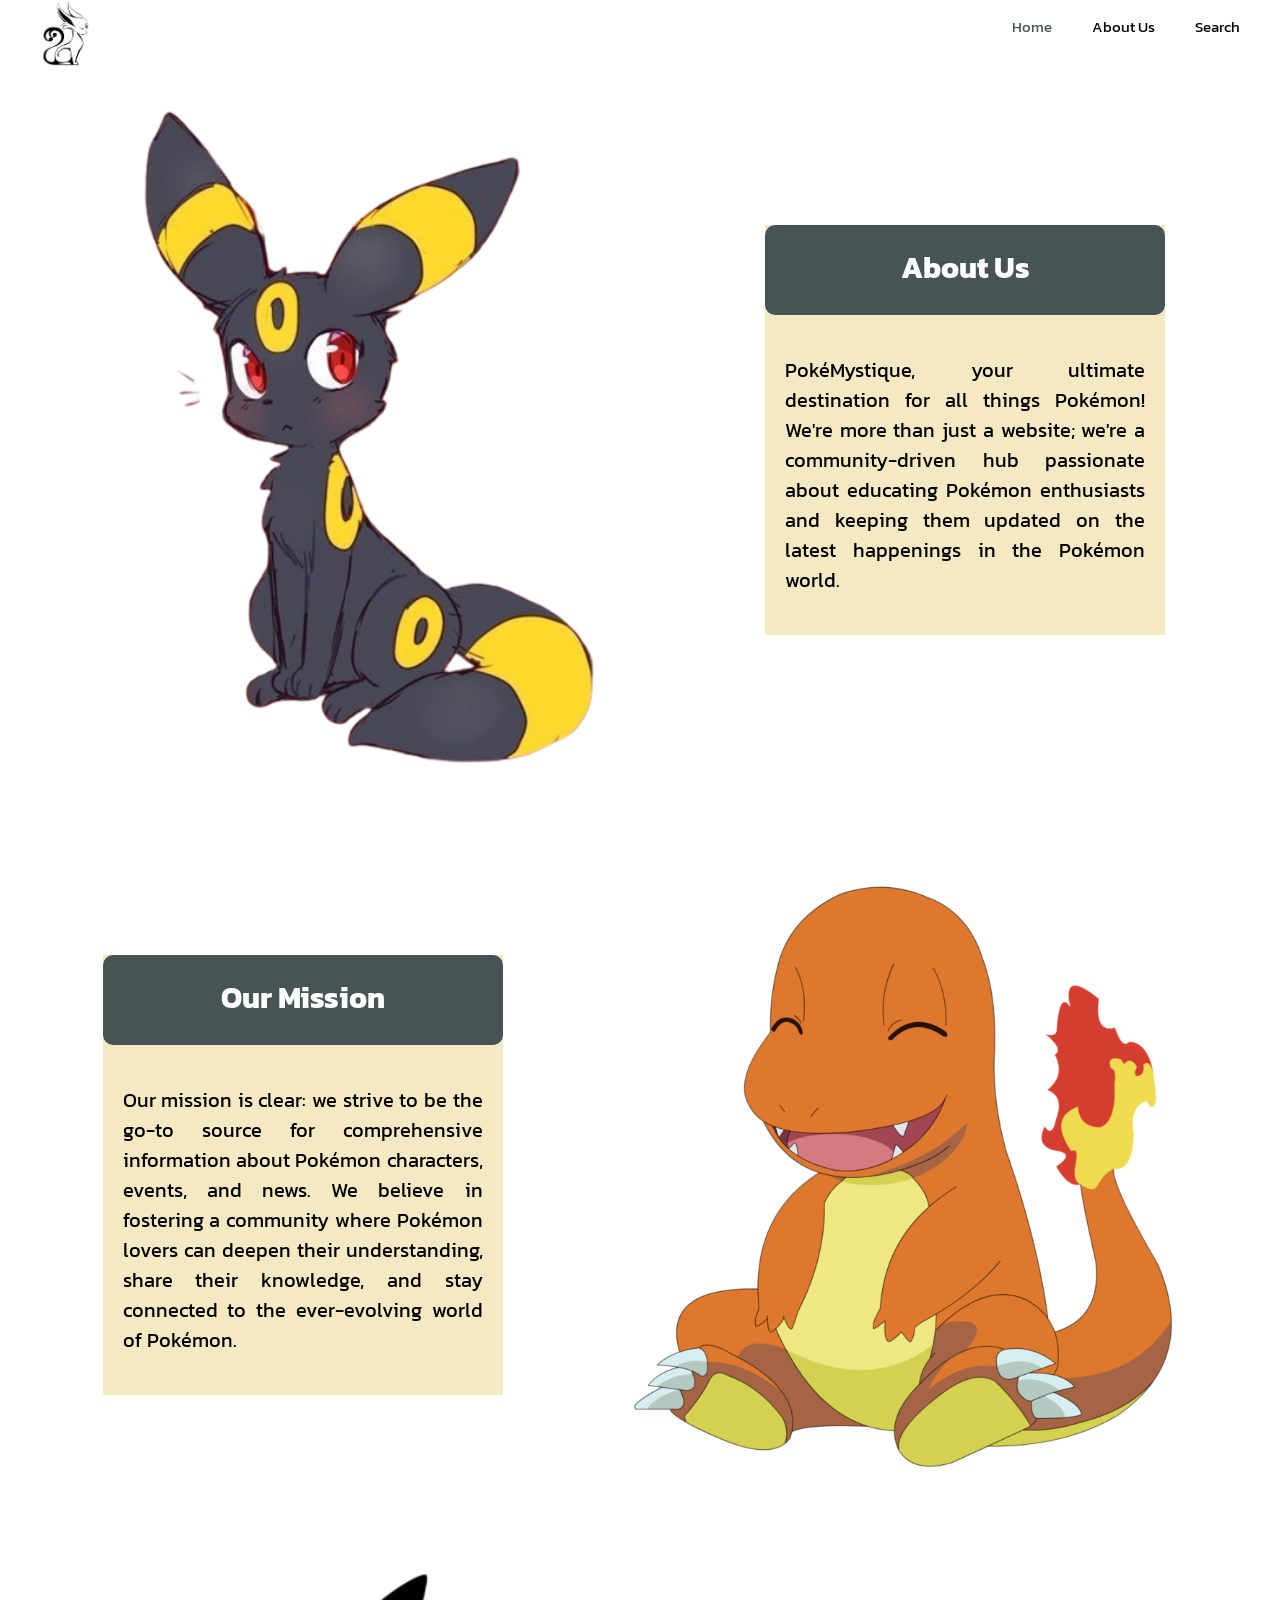
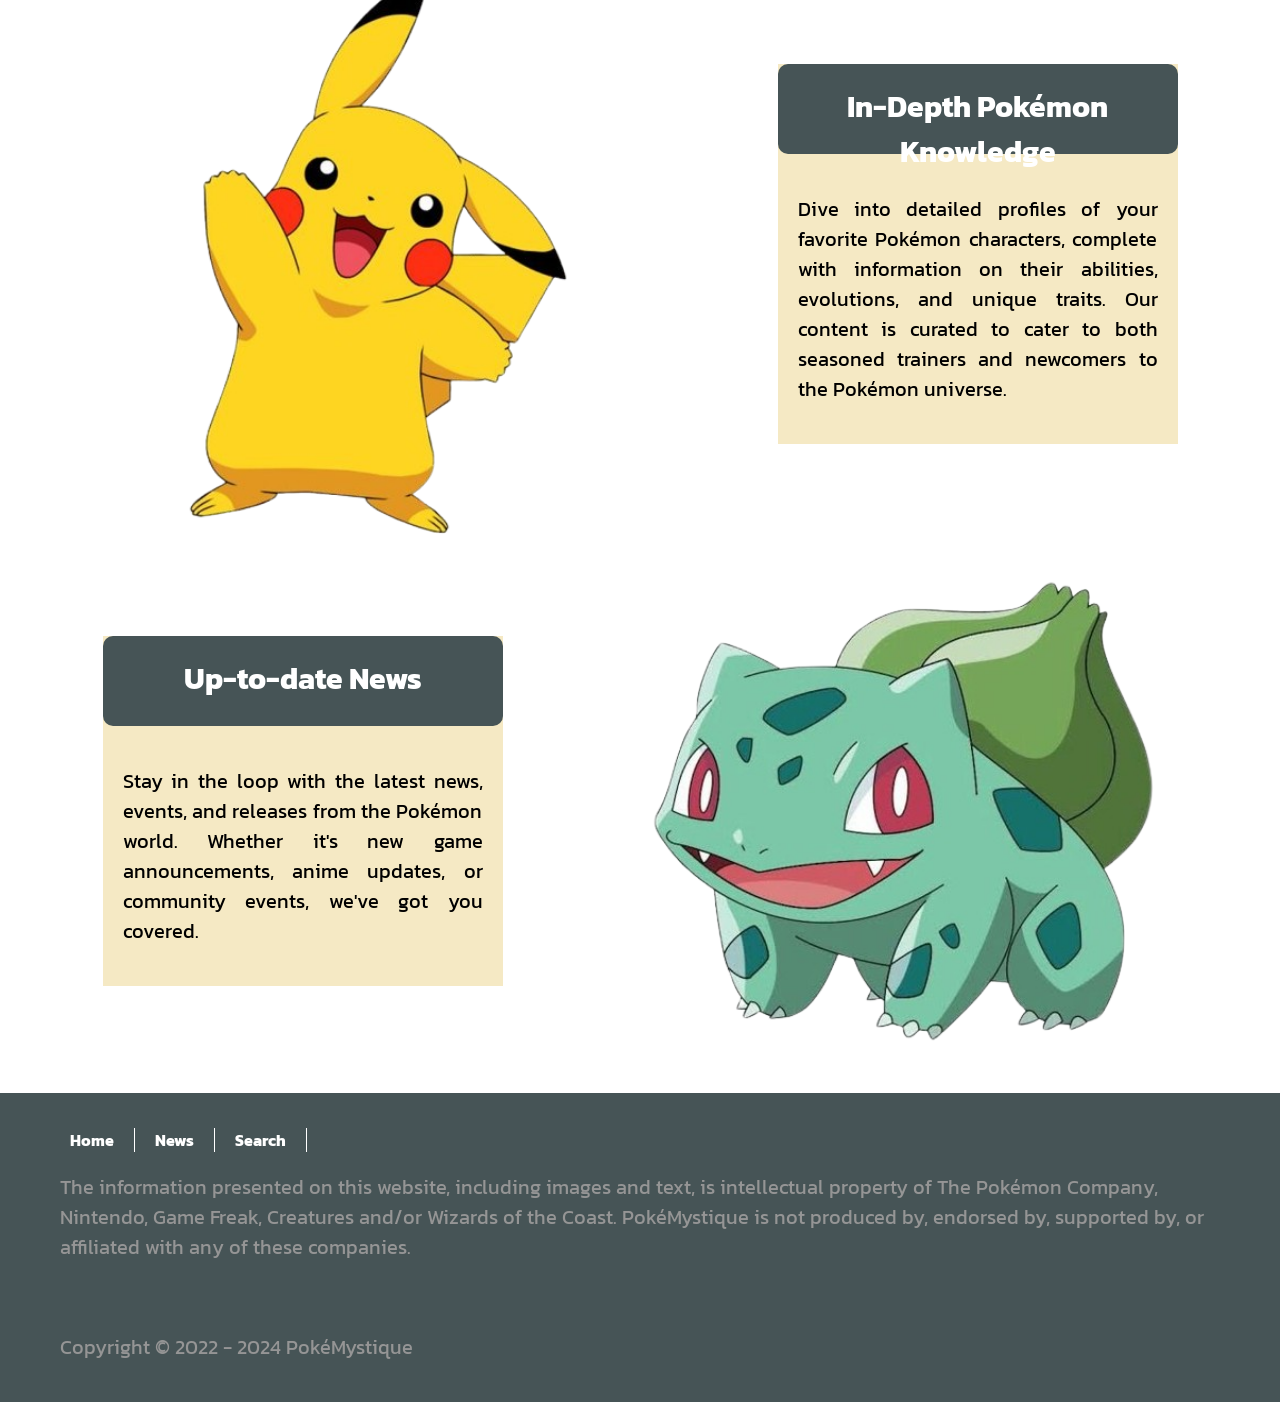
<file: about.html>
<!DOCTYPE html>
<html lang="en">
<head>
    <meta charset="UTF-8">
    <meta name="viewport" content="width=device-width, initial-scale=1.0">
    <title>PokéMystique | About</title>
    <link rel="stylesheet" href="about.css">
    <link
        href="https://fonts.googleapis.com/css2?family=Kanit:ital,wght@0,100;0,200;0,300;0,400;0,500;0,600;0,700;0,800;0,900;1,100;1,200;1,300;1,400;1,500;1,600;1,700;1,800;1,900&display=swap"
        rel="stylesheet">
</head>
<body>
    <div id="top-container">
        <!-- NAV SECTION -->
        <nav class="nav-bar-section">
            <div >
                <img src="./Assets/logo.png" id="nav-bar-img">
            </div>
            <ul id="nav-bar-list">
                <li class="nav-lists"><a href="./index.html">Home</a></li>
                <li class="nav-lists">About Us</li>
                <li class="nav-lists">Search</li>
            </ul>
        </nav>
        <!-- NAV SECTION -->
        <!-- MAIN SECTION FOR THE ABOUT US PAGE -->
        <!-- FIRST CARD -->
        <div class="card-section">
        <div class="about-us-card">
            <div class="about-us-div-img">
                <img id="about-img" class="about-us-img" src="./Assets/Umbreon3.png">
            </div>
            <div class="about-us-description">
                <h1 class="about-us-title">About Us</h1>
                <p class="about-us-p">PokéMystique, your ultimate destination for all things Pokémon! We're more
                    than just a website; we're a community-driven hub passionate about educating Pokémon enthusiasts and
                    keeping them updated on the latest happenings in the Pokémon world.</p>
            </div>
        </div>
<!-- FIRST CARD -->
<!-- SECOND CARD -->
        <div class="about-us-card">
            <div class="about-us-description">
                <h1 class="about-us-title">Our Mission</h1>
                <p class="about-us-p">Our mission is clear: we strive to be the go-to source for comprehensive
                    information about Pokémon characters, events, and news. We believe in fostering a community
                    where Pokémon lovers can deepen their understanding, share their knowledge, and stay connected
                    to the ever-evolving world of Pokémon.</p>
            </div>
            <div class="about-us-div-img">
                <img class="about-us-img" src="./Assets/dragon.png">
            </div>
        </div>
<!-- SECOND CARD -->
<!-- THIRD CARD -->
        <div class="about-us-card">
            <div class="about-us-div-img">
                <img class="about-us-img" src="./Assets/pikachu.png">
            </div>
            <div class="about-us-description">
                <h1 class="about-us-title">In-Depth Pokémon Knowledge</h1>
                <p class="about-us-p">Dive into detailed profiles of your favorite Pokémon characters,
                    complete with information on their abilities, evolutions, and unique traits. Our content is
                    curated to cater to both seasoned trainers and newcomers to the Pokémon universe.</p>
            </div>
        </div>
<!-- THIRD CARD -->
<!-- FOURTH CARD -->
        <div class="about-us-card">
            <div class="about-us-description">
                <h1 class="about-us-title">Up-to-date News</h1>
                <p class="about-us-p">Stay in the loop with the latest news, events, and releases from the Pokémon world. 
                    Whether it's new game announcements, anime updates, or community events, we've got you covered.</p>
            </div>
            <div class="about-us-div-img">
                <img class="about-us-img" src="./Assets/green.png">
            </div>
        </div> 
    </div>
        <!-- FOURTH CARD -->
    </div>
    <footer>
        <div id="footer-nav-div">
            <ul id="footer-nav">
                <li class="footer-lists">Home</li>
                <li class="footer-lists">News</li>
                <li class="footer-lists">Search</li>
            </ul>
        </div>
        <div id="footer-p">
            <p>The information presented on this website, including images and text, is intellectual
                property of The Pokémon Company, Nintendo, Game Freak, Creatures and/or Wizards of the
                Coast. PokéMystique is not produced by, endorsed by, supported by, or affiliated with any of
                these companies.</p>
                <br>
                <p>Copyright © 2022 - 2024 PokéMystique</p>
        </div>
    </footer>
</body>
</html>
</file>
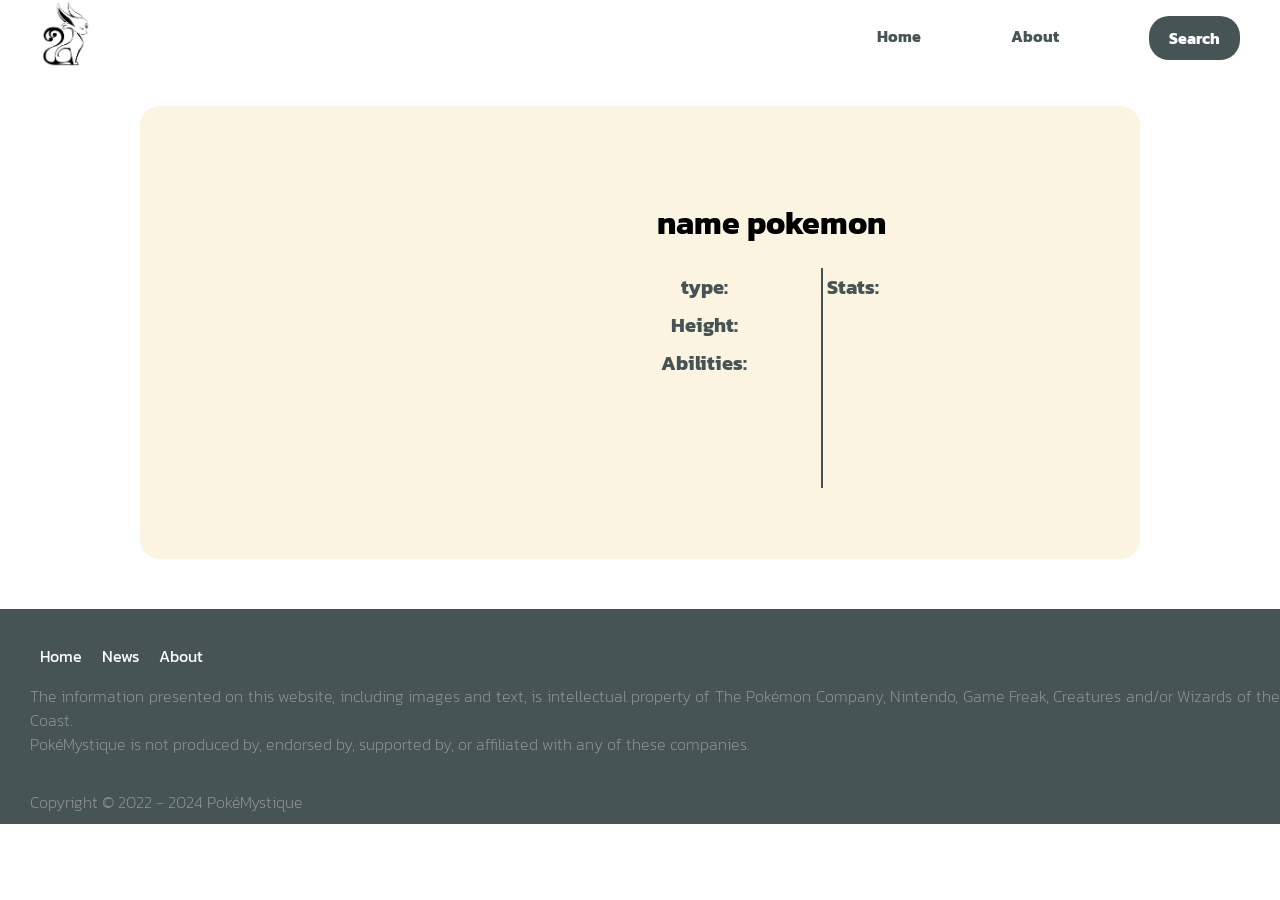
<file: details-list.html>
<!DOCTYPE html>
<html lang="en">

<head>
    <meta charset="UTF-8">
    <meta name="viewport" content="width=device-width, initial-scale=1.0">
    <link rel="stylesheet" href="./details.css">
    <title>PokéMystique | Details</title>
    <link rel="stylesheet" href="./details-list.css">
    <link rel="preconnect" href="https://fonts.googleapis.com">
    <link rel="preconnect" href="https://fonts.gstatic.com" crossorigin>
    <link
        href="https://fonts.googleapis.com/css2?family=Kanit:ital,wght@0,100;0,200;0,300;0,400;0,500;0,600;0,700;0,800;0,900;1,100;1,200;1,300;1,400;1,500;1,600;1,700;1,800;1,900&display=swap"
        rel="stylesheet">
</head>

<body>
    <div class="top-contaner">
        <nav class="nav-bar-section">
            <div id="nav-bar-img-section"> <img id="nav-bar-img" src="./Assets/logo.png"></div>
            <ul id="nav-bar-list-section">
                <li class="nav-bar-list">Home</li>
                <li class="nav-bar-list">About</li>
                <li id="search-nav-bar">Search</li>
            </ul>
        </nav>
        <div class="main-container">
            <div class="main-img">
                <img id="main-img"></img>
            </div>
            <div class="main-contant-section">
                <h1 id="main-title">name pokemon</h1>
                <div class="main-contant">
                    <div class="main-left-contant">
                        <p class="contant-p" id="type">type: </p>
                        <p class="contant-p" id="height">Height: </p>
                        <p class="contant-p" id="Abilities">Abilities: </p>
                    </div>
                    <div class="main-center-contant">
                        <p class="contant-p" id="stats">Stats: </p>
                        <p class="contant-p" id="hp"> </p>
                        <p class="contant-p" id="attack"> </p>
                        <p class="contant-p" id="defence"> </p>
                        <p class="contant-p" id="speed"> </p>

                    </div>
                   
                </div>
            </div>
        </div>
    </div>
    <footer>

        <ul id="footer-bar">
            <li>Home</li>
            <li>News</li>
            <li>About</li>
        </ul>

        <div id="footer-p">
            <p class="footer-p">The information presented on this website, including images and text, is intellectual
                property of The Pokémon Company, Nintendo, Game Freak, Creatures and/or Wizards of the
                Coast. <br> PokéMystique is not produced by, endorsed by, supported by, or affiliated with any of
                these companies.
            </p>
            <br>
            <p class="footer-p">Copyright © 2022 - 2024 PokéMystique</p>
        </div>
    </footer>



    <script src="./details.js"></script>
</body>

</html>
</file>
<file: about.css>
:root {
  --primary: #465456;
  --secondary: rgb(236, 213, 139, 51%);
}
body{font-family: "Kanit", sans-serif; margin: 0;}

#top-container {
  padding: 0px 40px;
}
/* NAV SECTION */
.nav-bar-section {
  display: flex;
  justify-content: space-between;
}
#nav-bar-img {
  width: 50px;
}
#nav-bar-list {
  display: flex;
  list-style: none;
  gap: 90px;
}
/* NAV SECTION */
.card-section {
  display: flex;
  flex-direction: column;
}

.about-us-card {
  display: flex;
  justify-content: space-around;
  align-items: center;
  margin: 10px 0px
}

.about-us-description {
  display: flex;
  flex-direction: column;
  background-color: var(--secondary);
  width: 700px;
  height: auto;
}
.about-us-title {
  background-color: var(--primary);
  height: 300px;
  margin: 0px;
  border-radius: 10px;
  padding: 20px;
  text-align: center;
  font-size: 30px;
  color:white ;
  height: 50px;

}
.about-us-img{
  width: 550px;
}
#about-img{width: 500px;}

.about-us-p{font-size: 20px;
padding: 20px; text-align: justify;}

footer{
  background-color: var(--primary);
  padding: 0px 30px;
  padding-bottom: 20px;
 margin: 0px;
  
}
#footer-nav{color:white;
display: flex;
gap: 20px;
padding-top: 35px;
}
ul{list-style: none;}
.footer-lists{ border-right:1px solid white ; padding-right: 20px; font-weight: bold;}

#footer-p{padding-left: 30px; color: #959595;}
#about-list{font-weight: lighter;}

a{text-decoration: none;
color: #465456;}

@media (max-width:767px){
  .about-us-img{display: none;}

  .about-us-description {
    display: flex;
    flex-direction: column;
    background-color: var(--secondary);
    width: 400px;
    height: auto;
  }
  #nav-bar-list{gap: 15px;
  font-size: 15px;}
  #footer-p{font-size: 10px;}
}
@media(min-width:768px){
  
  .about-us-img{display: none;}

  .about-us-description {
    display: flex;
    flex-direction: column;
    background-color: var(--secondary);
    width: 400px;
    height: auto;
  }
  #nav-bar-list{gap: 15px;
  font-size: 15px;}
  #footer-p{font-size: 10px;}

  @media(min-width:992px){
    .about-us-img{display: block}

    .about-us-description {
      display: flex;
      flex-direction: column;
      background-color: var(--secondary);
      width: 400px;
      height: auto;
    }
    #nav-bar-list{gap: 90px;
    font-size: 15px;}
    #footer-p{font-size: 10px;}
  }
  }
@media(min-width:1000px){
  .about-us-img{display: block;}

  .about-us-description {
    display: flex;
    flex-direction: column;
    background-color: var(--secondary);
    width: 400px;
    height: auto;
  }
  #nav-bar-list{gap: 40px;
  font-size: 15px;}
  #footer-p{font-size: 20px;}
}
</file>
<file: details.css>
#nav-bar {
    display: flex;
    justify-content: space-between;
    align-items: center;
    padding-bottom: 30px;
  }
  
  #nav-img {
    width: 50px;
  }
  #about-link {
    text-decoration: none;
    color: var(--primary);
  }
  #nav-search-bar {
    background-color: var(--primary);
    color: white;
    font-weight: bold;
    padding: 10px 20px;
    border-radius: 20px;
  }
  
  #nav-list {
    display: flex;
    gap: 90px;
  }
  ul {
    list-style: none;
    color: var(--primary);
    font-weight: bolder;
  }
  .nav-list {
    padding: 10px 10px;
  }
</file>
<file: details-list.css>
:root {
  --primary: #465456;
  --secondary: rgb(236, 213, 139, 51%);
}
body {
  margin: 0px;
  font-family: "Kanit", sans-serif;
  font-weight: 200;
  font-style: normal;
}

.top-contaner {
  padding: 0px 40px;
}
.nav-bar-section {
  display: flex;
  justify-content: space-between;
  margin-bottom: 30px;
}
#nav-bar-img {
  width: 50px;
}

#nav-bar-list-section {
  display: flex;
  gap: 90px;
  list-style: none;
}
.nav-bar-list {
  margin-top: 8px;
  font-weight: bold;
}
#search-nav-bar {
  background-color: var(--primary);
  color: white;
  font-weight: bold;
  padding: 10px 20px;
  border-radius: 20px;
}
.main-title {
  font-size: 70px;
  color: var(--primary);
  padding-bottom: 20px;
}

.main-container {
  background-color: rgba(236, 213, 139, 0.258);
  width: 1000px;
  height: 453px;
  margin: auto;
  border-radius: 20px;
  display: flex;
  align-items: center;
}
.main-contant-section {
  margin: auto;
}
img {
  width: 350px;
}

.main-contant {
  display: flex;
  justify-content: space-between;
  height: 220px;
}
.main-left-contant {
  display: flex;
  flex-direction: column;
  font-size: 20px;
  font-weight: bold;
  border-right: 2px solid var(--primary);
  padding-right: 70px;
  margin: 0px;
  color: var(--primary);
}
.main-center-contant {
  display: flex;
  flex-direction: column;
  font-size: 20px;
  padding-right: 90px;
  margin: 0px;
  font-weight: bold;
  color: var(--primary);
}
.main-right-contant {
  display: flex;
  flex-direction: column;
  font-size: 20px;
  font-weight: bold;
  color: var(--primary);
}

footer {
  background-color: var(--primary);
}
.contant-p {
  margin: 4px;
  text-align: center;
}

footer {
  background-color: var(--primary);
  margin-top: 50px;
}
#footer-bar {
  color: white;
  display: flex;
  gap: 20px;
  padding-top: 35px;
  list-style: none;
}
#footer-list {
  border-right: 1px solid white;
  padding-right: 20px;
  font-weight: lighter;
}

.footer-p {
  padding-left: 30px;
  color: #959595;
  margin: 0px;
  padding-bottom: 10px;
  text-align: justify;
}
#about-list {
  font-weight: lighter;
}

@media (max-width: 767px) {
  .nav-bar-list {
    font-size: 10px;
  }
  #searc-navbar {
    font-size: 10px;
  }
  .main-container {
    background-color: rgba(236, 213, 139, 0.258);
    width: 700px;
    height: 453px;
    margin: auto;
    border-radius: 10px;
    display: flex;
    align-items: center;
  }
  .foter-p{font-size: 10px;}
}
/* 
@media(min-width:768px){
  .main-container {
    background-color: rgba(236, 213, 139, 0.258);
    width: 700px;
    height: 453px;
    margin: auto;
    border-radius: 10px;
    display: flex;
    align-items: center;
  }

}
@media(max-width:992px){

}
@media(max-width:1000px){} */
</file>
